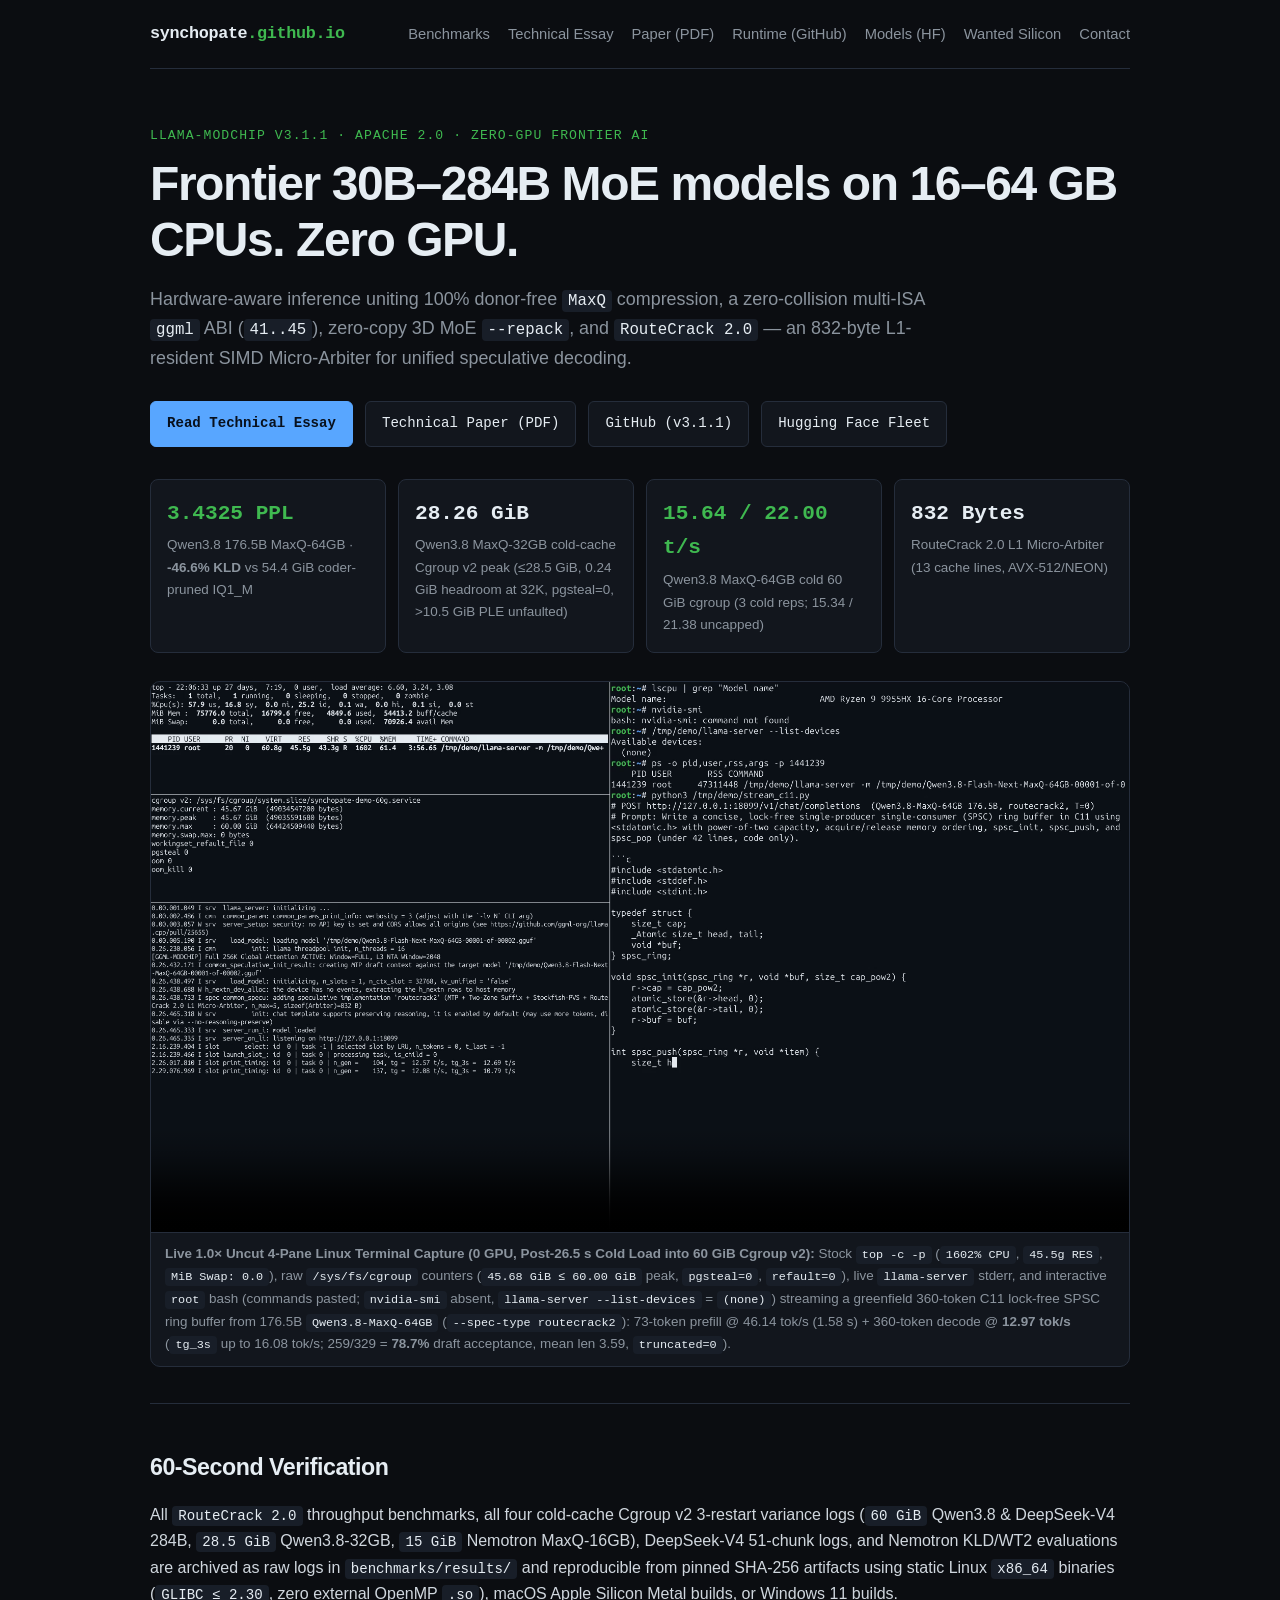
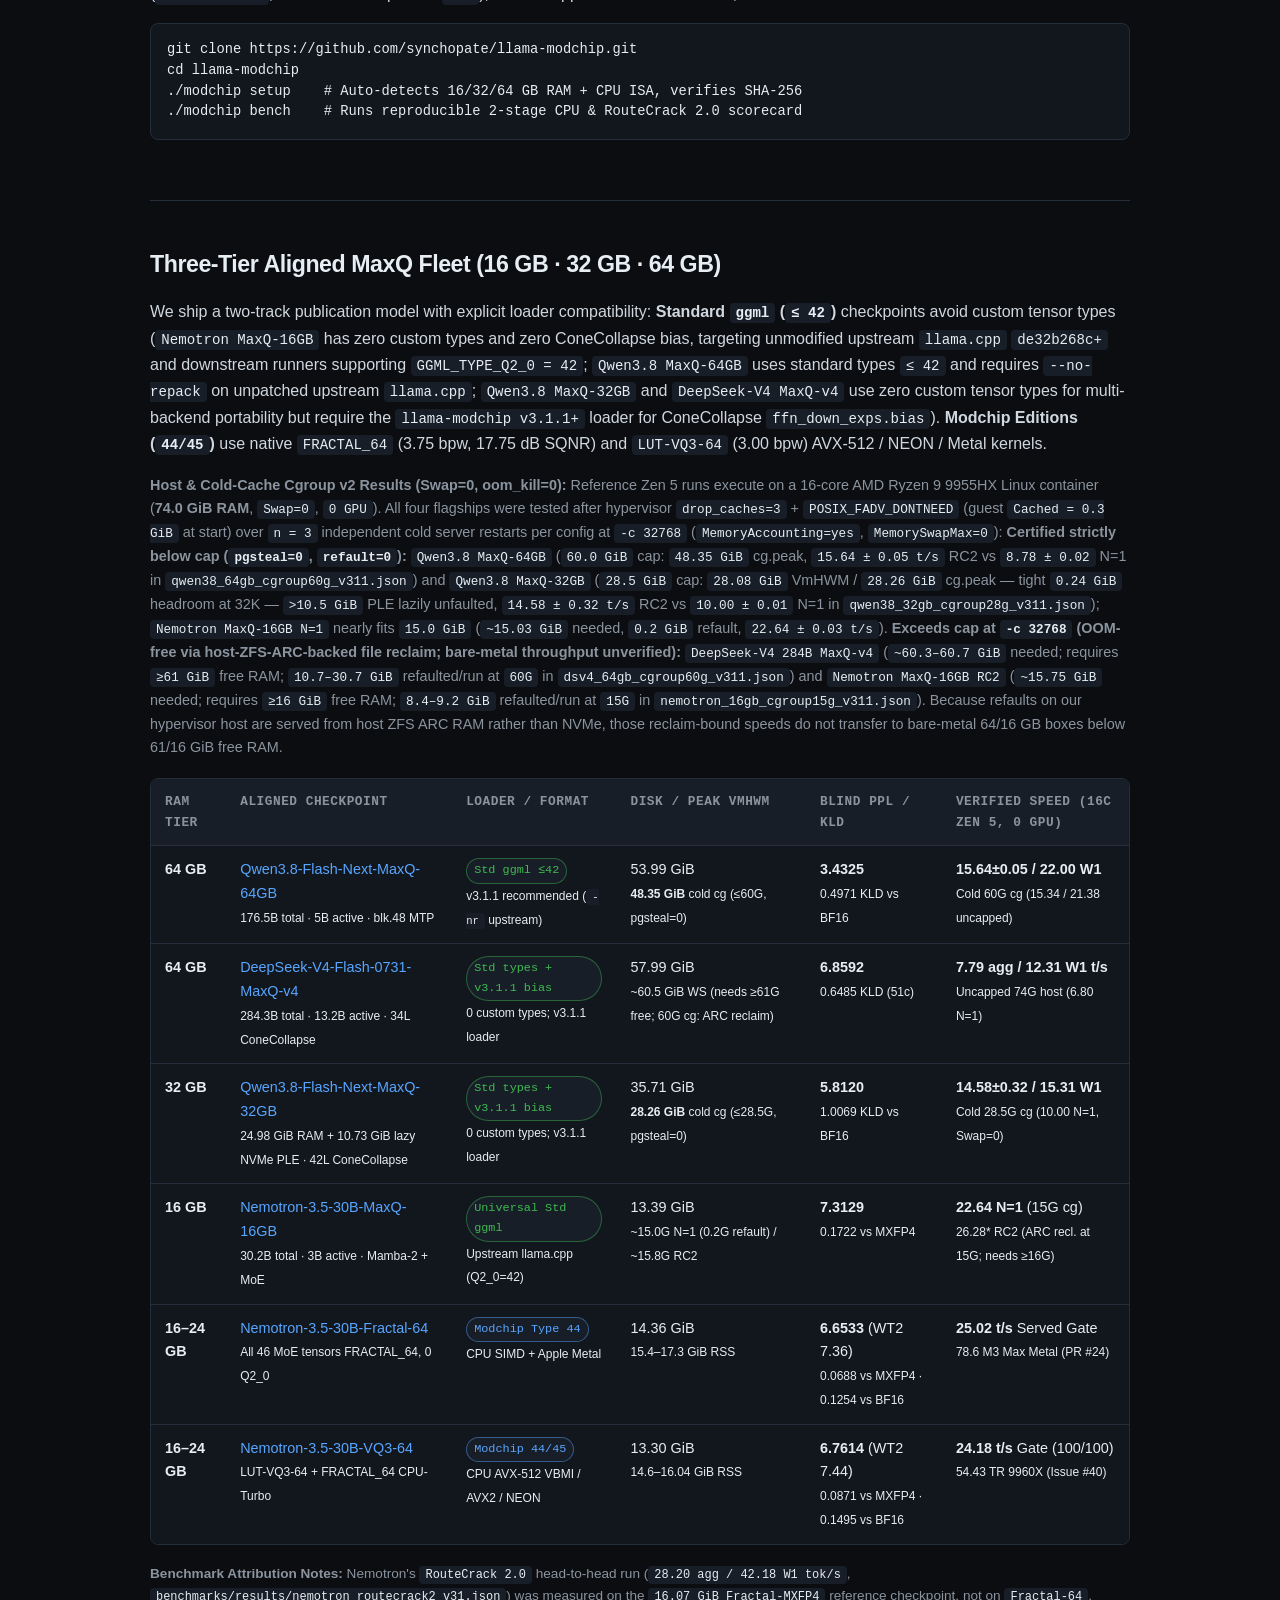
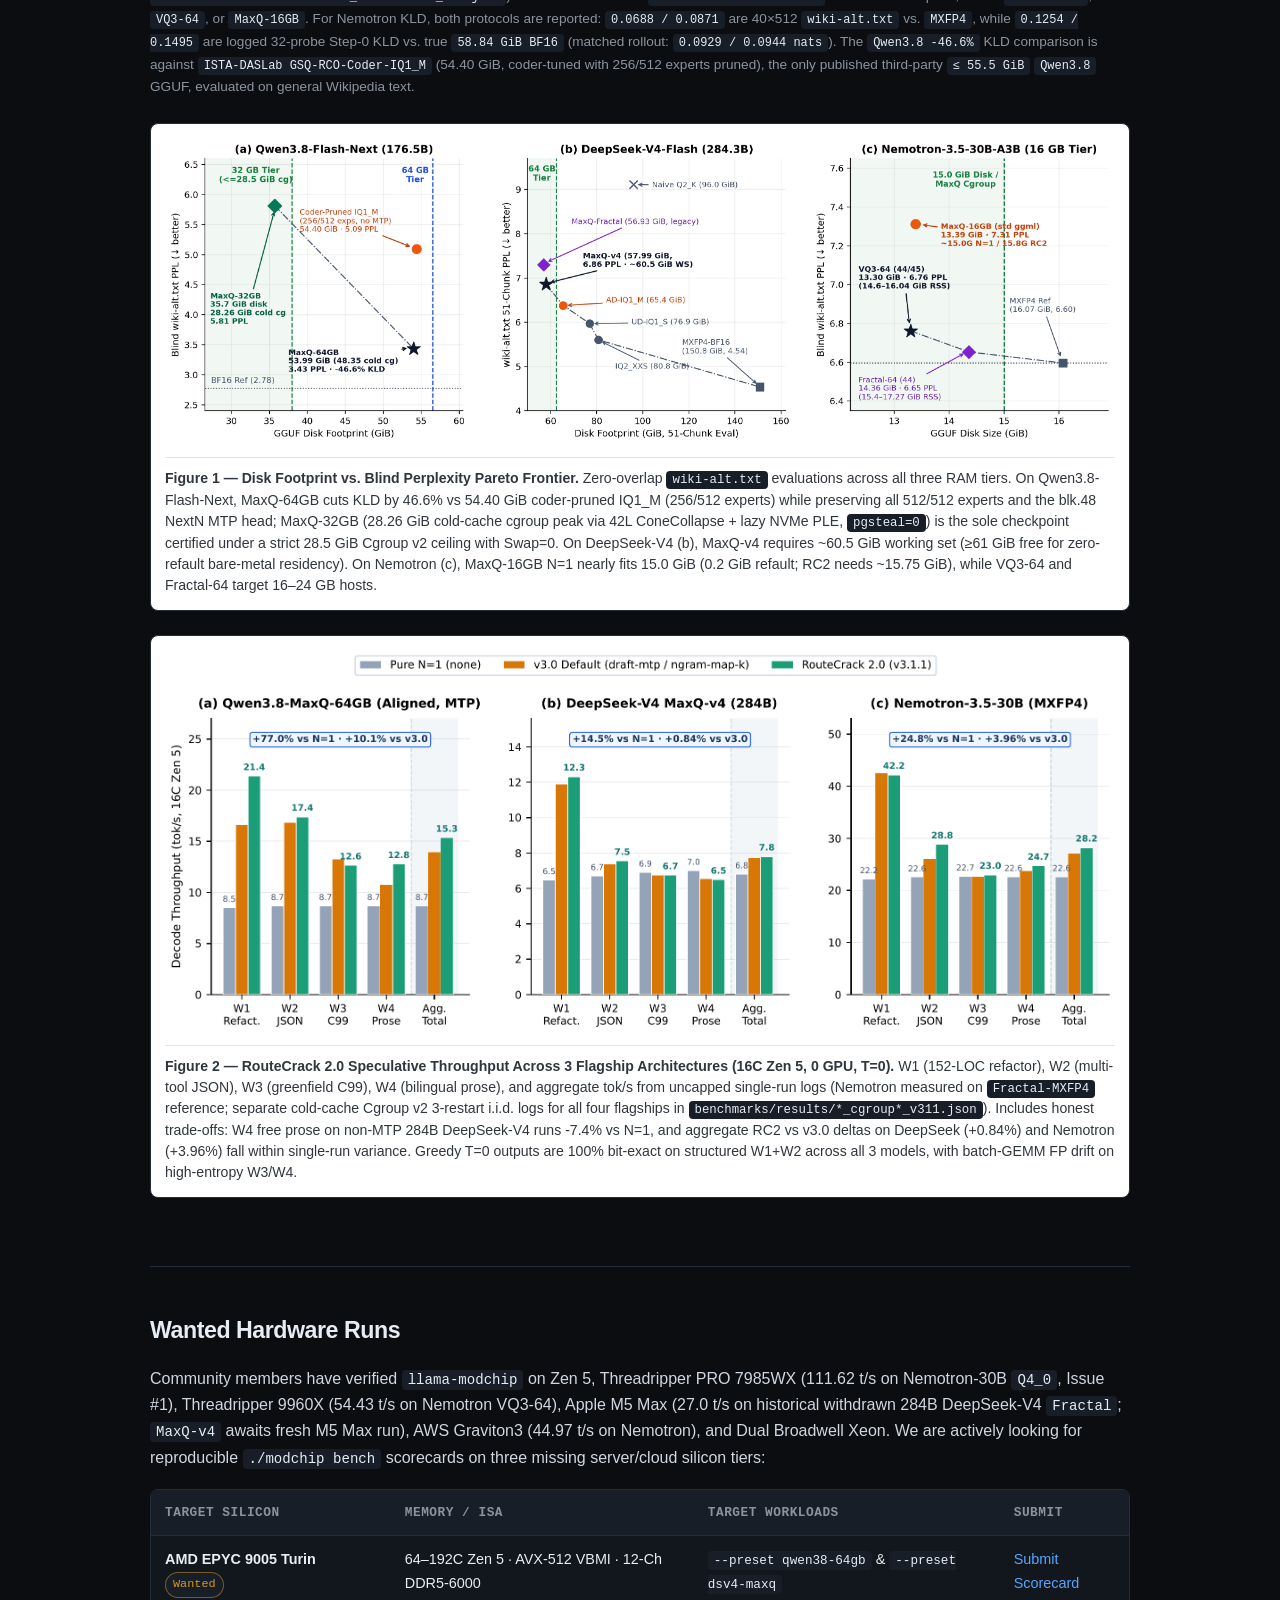
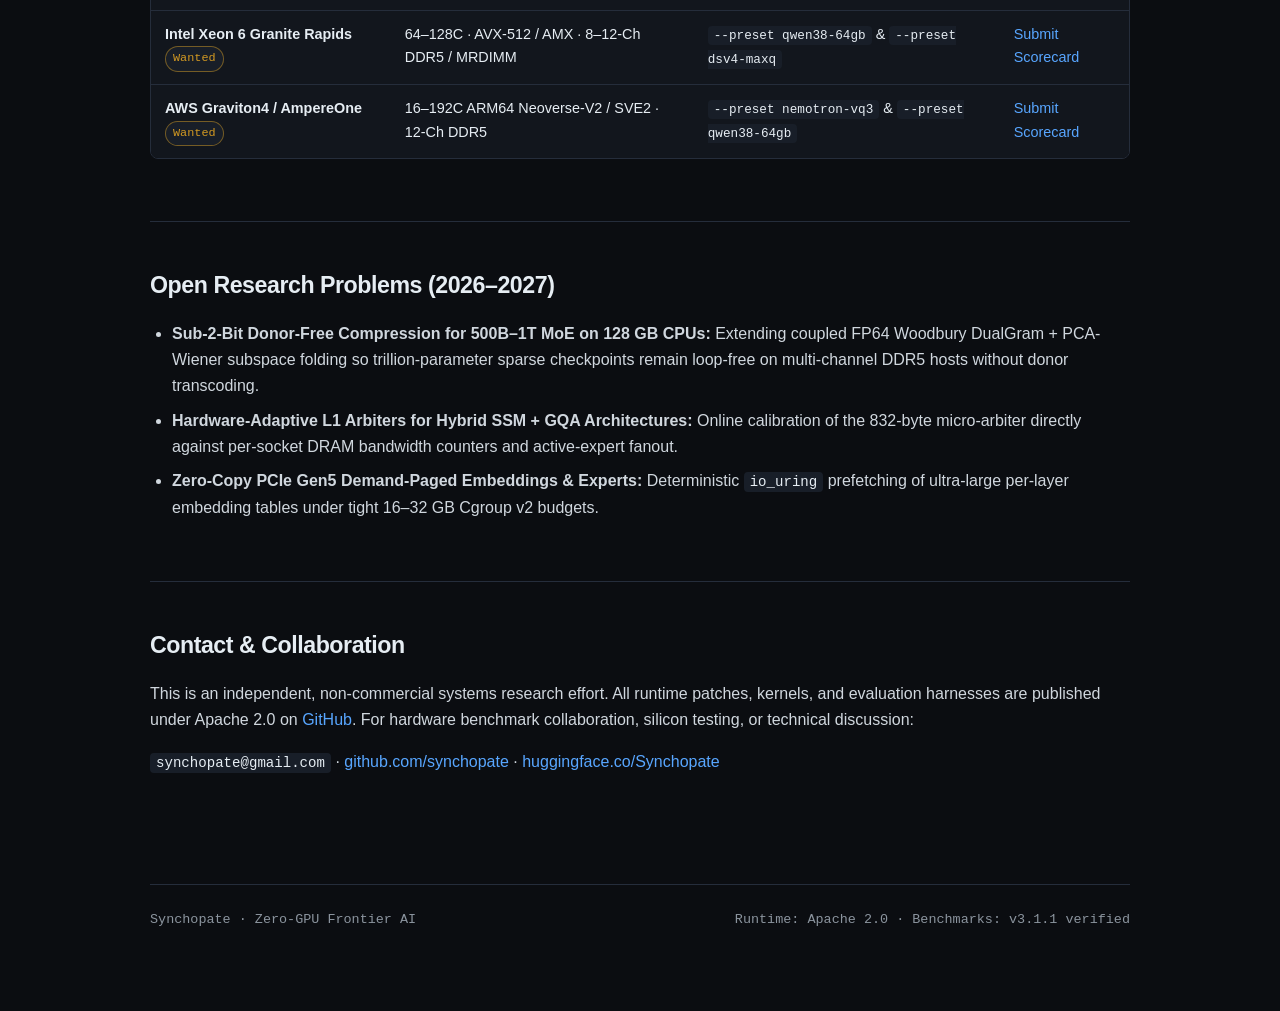
<file: index.html>
<!DOCTYPE html>
<html lang="en">
<head>
  <meta charset="utf-8">
  <meta name="viewport" content="width=device-width, initial-scale=1">
  <title>Synchopate — Zero-GPU Frontier AI (llama-modchip v3.1.1 &amp; MaxQ)</title>
  <meta name="description" content="Open-source CPU inference engine and donor-free MaxQ quantization running 30B–284B Sparse MoE models on 16–64 GB commodity workstations with zero GPU.">
  <link rel="stylesheet" href="style.css">
</head>
<body>
<div class="wrap">
  <nav>
    <a class="brand" href="./">synchopate<span>.github.io</span></a>
    <div class="nav-links">
      <a href="#benchmarks">Benchmarks</a>
      <a href="posts/zero-gpu-frontier-ai/">Technical Essay</a>
      <a href="paper/llama-modchip-paper.pdf">Paper (PDF)</a>
      <a href="https://github.com/synchopate/llama-modchip">Runtime (GitHub)</a>
      <a href="https://huggingface.co/collections/Synchopate/maxq-zero-gpu-frontier-fleet-v311-6afb6e2d63dfd573b4b1a95f">Models (HF)</a>
      <a href="#hardware">Wanted Silicon</a>
      <a href="#contact">Contact</a>
    </div>
  </nav>

  <header class="hero">
    <div class="eyebrow">llama-modchip v3.1.1 · Apache 2.0 · Zero-GPU Frontier AI</div>
    <h1>Frontier 30B–284B MoE models on 16–64 GB CPUs. Zero GPU.</h1>
    <p class="lead">
      Hardware-aware inference uniting 100% donor-free <code>MaxQ</code> compression, a zero-collision multi-ISA
      <code>ggml</code> ABI (<code>41..45</code>), zero-copy 3D MoE <code>--repack</code>, and
      <code>RouteCrack 2.0</code> — an 832-byte L1-resident SIMD Micro-Arbiter for unified speculative decoding.
    </p>
    <div class="cta-row">
      <a class="btn primary" href="posts/zero-gpu-frontier-ai/">Read Technical Essay</a>
      <a class="btn" href="paper/llama-modchip-paper.pdf">Technical Paper (PDF)</a>
      <a class="btn" href="https://github.com/synchopate/llama-modchip">GitHub (v3.1.1)</a>
      <a class="btn" href="https://huggingface.co/collections/Synchopate/maxq-zero-gpu-frontier-fleet-v311-6afb6e2d63dfd573b4b1a95f">Hugging Face Fleet</a>
    </div>

    <div class="kpi-grid">
      <div class="kpi">
        <div class="kpi-val green">3.4325 PPL</div>
        <div class="kpi-lbl">Qwen3.8 176.5B MaxQ-64GB · <strong>-46.6% KLD</strong> vs 54.4 GiB coder-pruned IQ1_M</div>
      </div>
      <div class="kpi">
        <div class="kpi-val">28.26 GiB</div>
        <div class="kpi-lbl">Qwen3.8 MaxQ-32GB cold-cache Cgroup v2 peak (&le;28.5 GiB, 0.24 GiB headroom at 32K, pgsteal=0, &gt;10.5 GiB PLE unfaulted)</div>
      </div>
      <div class="kpi">
        <div class="kpi-val green">15.64 / 22.00 t/s</div>
        <div class="kpi-lbl">Qwen3.8 MaxQ-64GB cold 60 GiB cgroup (3 cold reps; 15.34 / 21.38 uncapped)</div>
      </div>
      <div class="kpi">
        <div class="kpi-val">832 Bytes</div>
        <div class="kpi-lbl">RouteCrack 2.0 L1 Micro-Arbiter (13 cache lines, AVX-512/NEON)</div>
      </div>
    </div>

    <div style="margin-top: 28px; border: 1px solid var(--border); border-radius: 10px; overflow: hidden; background: var(--surface);">
      <video controls autoplay muted loop playsinline poster="assets/zero_gpu_live_poster.png" style="width: 100%; display: block;">
        <source src="assets/zero_gpu_live_demo.mp4" type="video/mp4">
      </video>
      <p style="margin: 0; padding: 10px 14px; font-size: 0.84rem; color: var(--muted); border-top: 1px solid var(--border);">
        <strong>Live 1.0&times; Uncut 4-Pane Linux Terminal Capture (0 GPU, Post-26.5 s Cold Load into 60 GiB Cgroup v2):</strong>
        Stock <code>top -c -p</code> (<code>1602% CPU</code>, <code>45.5g RES</code>, <code>MiB Swap: 0.0</code>), raw
        <code>/sys/fs/cgroup</code> counters (<code>45.68 GiB &le; 60.00 GiB</code> peak, <code>pgsteal=0</code>,
        <code>refault=0</code>), live <code>llama-server</code> stderr, and interactive <code>root</code> bash
        (commands pasted; <code>nvidia-smi</code> absent, <code>llama-server --list-devices</code> = <code>(none)</code>)
        streaming a greenfield 360-token C11 lock-free SPSC ring buffer from 176.5B <code>Qwen3.8-MaxQ-64GB</code>
        (<code>--spec-type routecrack2</code>): 73-token prefill @ 46.14 tok/s (1.58 s) + 360-token decode @
        <strong>12.97 tok/s</strong> (<code>tg_3s</code> up to 16.08 tok/s; 259/329 = <strong>78.7%</strong> draft
        acceptance, mean len 3.59, <code>truncated=0</code>).
      </p>
    </div>
  </header>

  <section id="quickstart">
    <h2>60-Second Verification</h2>
    <p>
      All <code>RouteCrack 2.0</code> throughput benchmarks, all four cold-cache Cgroup v2 3-restart variance logs
      (<code>60 GiB</code> Qwen3.8 &amp; DeepSeek-V4 284B, <code>28.5 GiB</code> Qwen3.8-32GB, <code>15 GiB</code>
      Nemotron MaxQ-16GB), DeepSeek-V4 51-chunk logs, and Nemotron KLD/WT2 evaluations are archived as raw logs in
      <code>benchmarks/results/</code> and reproducible from pinned SHA-256 artifacts using static Linux
      <code>x86_64</code> binaries (<code>GLIBC &le; 2.30</code>, zero external OpenMP <code>.so</code>), macOS Apple
      Silicon Metal builds, or Windows 11 builds.
    </p>
<pre><code>git clone https://github.com/synchopate/llama-modchip.git
cd llama-modchip
./modchip setup    # Auto-detects 16/32/64 GB RAM + CPU ISA, verifies SHA-256
./modchip bench    # Runs reproducible 2-stage CPU &amp; RouteCrack 2.0 scorecard</code></pre>
  </section>

  <section id="benchmarks">
    <h2>Three-Tier Aligned MaxQ Fleet (16 GB · 32 GB · 64 GB)</h2>
    <p>
      We ship a two-track publication model with explicit loader compatibility:
      <strong>Standard <code>ggml</code> (<code>&le; 42</code>)</strong> checkpoints avoid custom tensor types
      (<code>Nemotron MaxQ-16GB</code> has zero custom types and zero ConeCollapse bias, targeting unmodified upstream
      <code>llama.cpp</code> <code>de32b268c+</code> and downstream runners supporting <code>GGML_TYPE_Q2_0 = 42</code>;
      <code>Qwen3.8 MaxQ-64GB</code> uses standard types <code>&le; 42</code> and requires <code>--no-repack</code> on
      unpatched upstream <code>llama.cpp</code>; <code>Qwen3.8 MaxQ-32GB</code> and <code>DeepSeek-V4 MaxQ-v4</code> use zero
      custom tensor types for multi-backend portability but require the <code>llama-modchip v3.1.1+</code> loader for
      ConeCollapse <code>ffn_down_exps.bias</code>).
      <strong>Modchip Editions (<code>44/45</code>)</strong> use native <code>FRACTAL_64</code> (3.75 bpw, 17.75 dB SQNR)
      and <code>LUT-VQ3-64</code> (3.00 bpw) AVX-512 / NEON / Metal kernels.
    </p>
    <p style="font-size: 0.9rem; color: var(--muted);">
      <strong>Host &amp; Cold-Cache Cgroup v2 Results (Swap=0, oom_kill=0):</strong> Reference Zen 5 runs execute on a
      16-core AMD Ryzen 9 9955HX Linux container (<strong>74.0 GiB RAM</strong>, <code>Swap=0</code>, <code>0 GPU</code>).
      All four flagships were tested after hypervisor <code>drop_caches=3</code> + <code>POSIX_FADV_DONTNEED</code>
      (guest <code>Cached = 0.3 GiB</code> at start) over <code>n = 3</code> independent cold server restarts per config
      at <code>-c 32768</code> (<code>MemoryAccounting=yes</code>, <code>MemorySwapMax=0</code>):
      <strong>Certified strictly below cap (<code>pgsteal=0</code>, <code>refault=0</code>):</strong>
      <code>Qwen3.8 MaxQ-64GB</code> (<code>60.0 GiB</code> cap: <code>48.35 GiB</code> cg.peak,
      <code>15.64 &plusmn; 0.05 t/s</code> RC2 vs <code>8.78 &plusmn; 0.02</code> N=1 in
      <code>qwen38_64gb_cgroup60g_v311.json</code>) and <code>Qwen3.8 MaxQ-32GB</code> (<code>28.5 GiB</code> cap:
      <code>28.08 GiB</code> VmHWM / <code>28.26 GiB</code> cg.peak — tight <code>0.24 GiB</code> headroom at 32K —
      <code>&gt;10.5 GiB</code> PLE lazily unfaulted, <code>14.58 &plusmn; 0.32 t/s</code> RC2 vs
      <code>10.00 &plusmn; 0.01</code> N=1 in <code>qwen38_32gb_cgroup28g_v311.json</code>);
      <code>Nemotron MaxQ-16GB N=1</code> nearly fits <code>15.0 GiB</code> (<code>~15.03 GiB</code> needed,
      <code>0.2 GiB</code> refault, <code>22.64 &plusmn; 0.03 t/s</code>).
      <strong>Exceeds cap at <code>-c 32768</code> (OOM-free via host-ZFS-ARC-backed file reclaim; bare-metal
      throughput unverified):</strong>
      <code>DeepSeek-V4 284B MaxQ-v4</code> (<code>~60.3–60.7 GiB</code> needed; requires <code>&ge;61 GiB</code> free
      RAM; <code>10.7–30.7 GiB</code> refaulted/run at <code>60G</code> in <code>dsv4_64gb_cgroup60g_v311.json</code>) and
      <code>Nemotron MaxQ-16GB RC2</code> (<code>~15.75 GiB</code> needed; requires <code>&ge;16 GiB</code> free RAM;
      <code>8.4–9.2 GiB</code> refaulted/run at <code>15G</code> in <code>nemotron_16gb_cgroup15g_v311.json</code>).
      Because refaults on our hypervisor host are served from host ZFS ARC RAM rather than NVMe, those reclaim-bound speeds
      do not transfer to bare-metal 64/16 GB boxes below 61/16 GiB free RAM.
    </p>

    <div class="table-wrap">
      <table>
        <thead>
          <tr>
            <th>RAM Tier</th>
            <th>Aligned Checkpoint</th>
            <th>Loader / Format</th>
            <th>Disk / Peak VmHWM</th>
            <th>Blind PPL / KLD</th>
            <th>Verified Speed (16C Zen 5, 0 GPU)</th>
          </tr>
        </thead>
        <tbody>
          <tr>
            <td><strong>64 GB</strong></td>
            <td><a href="https://huggingface.co/Synchopate/Qwen3.8-Flash-Next-MaxQ-64GB-GGUF">Qwen3.8-Flash-Next-MaxQ-64GB</a><br><small>176.5B total · 5B active · blk.48 MTP</small></td>
            <td><span class="tag std">Std ggml &le;42</span><br><small>v3.1.1 recommended (<code>-nr</code> upstream)</small></td>
            <td>53.99 GiB<br><small><strong>48.35 GiB</strong> cold cg (&le;60G, pgsteal=0)</small></td>
            <td><strong>3.4325</strong><br><small>0.4971 KLD vs BF16</small></td>
            <td><strong>15.64&plusmn;0.05 / 22.00 W1</strong><br><small>Cold 60G cg (15.34 / 21.38 uncapped)</small></td>
          </tr>
          <tr>
            <td><strong>64 GB</strong></td>
            <td><a href="https://huggingface.co/Synchopate/DeepSeek-V4-Flash-0731-MaxQ-v4-64GB-CPU-GGUF">DeepSeek-V4-Flash-0731-MaxQ-v4</a><br><small>284.3B total · 13.2B active · 34L ConeCollapse</small></td>
            <td><span class="tag std">Std types + v3.1.1 bias</span><br><small>0 custom types; v3.1.1 loader</small></td>
            <td>57.99 GiB<br><small>~60.5 GiB WS (needs &ge;61G free; 60G cg: ARC reclaim)</small></td>
            <td><strong>6.8592</strong><br><small>0.6485 KLD (51c)</small></td>
            <td><strong>7.79 agg / 12.31 W1 t/s</strong><br><small>Uncapped 74G host (6.80 N=1)</small></td>
          </tr>
          <tr>
            <td><strong>32 GB</strong></td>
            <td><a href="https://huggingface.co/Synchopate/Qwen3.8-Flash-Next-MaxQ-32GB-GGUF">Qwen3.8-Flash-Next-MaxQ-32GB</a><br><small>24.98 GiB RAM + 10.73 GiB lazy NVMe PLE · 42L ConeCollapse</small></td>
            <td><span class="tag std">Std types + v3.1.1 bias</span><br><small>0 custom types; v3.1.1 loader</small></td>
            <td>35.71 GiB<br><small><strong>28.26 GiB</strong> cold cg (&le;28.5G, pgsteal=0)</small></td>
            <td><strong>5.8120</strong><br><small>1.0069 KLD vs BF16</small></td>
            <td><strong>14.58&plusmn;0.32 / 15.31 W1</strong><br><small>Cold 28.5G cg (10.00 N=1, Swap=0)</small></td>
          </tr>
          <tr>
            <td><strong>16 GB</strong></td>
            <td><a href="https://huggingface.co/Synchopate/NVIDIA-Nemotron-3.5-30B-A3B-MaxQ-16GB-GGUF">Nemotron-3.5-30B-MaxQ-16GB</a><br><small>30.2B total · 3B active · Mamba-2 + MoE</small></td>
            <td><span class="tag std">Universal Std ggml</span><br><small>Upstream llama.cpp (Q2_0=42)</small></td>
            <td>13.39 GiB<br><small>~15.0G N=1 (0.2G refault) / ~15.8G RC2</small></td>
            <td><strong>7.3129</strong><br><small>0.1722 vs MXFP4</small></td>
            <td><strong>22.64 N=1</strong> (15G cg)<br><small>26.28* RC2 (ARC recl. at 15G; needs &ge;16G)</small></td>
          </tr>
          <tr>
            <td><strong>16–24 GB</strong></td>
            <td><a href="https://huggingface.co/Synchopate/NVIDIA-Nemotron-3.5-30B-A3B-Fractal-64-CPU-GGUF">Nemotron-3.5-30B-Fractal-64</a><br><small>All 46 MoE tensors FRACTAL_64, 0 Q2_0</small></td>
            <td><span class="tag mod">Modchip Type 44</span><br><small>CPU SIMD + Apple Metal</small></td>
            <td>14.36 GiB<br><small>15.4–17.3 GiB RSS</small></td>
            <td><strong>6.6533</strong> (WT2 7.36)<br><small>0.0688 vs MXFP4 · 0.1254 vs BF16</small></td>
            <td><strong>25.02 t/s</strong> Served Gate<br><small>78.6 M3 Max Metal (PR #24)</small></td>
          </tr>
          <tr>
            <td><strong>16–24 GB</strong></td>
            <td><a href="https://huggingface.co/Synchopate/NVIDIA-Nemotron-3.5-30B-A3B-VQ3-64-CPU-GGUF">Nemotron-3.5-30B-VQ3-64</a><br><small>LUT-VQ3-64 + FRACTAL_64 CPU-Turbo</small></td>
            <td><span class="tag mod">Modchip 44/45</span><br><small>CPU AVX-512 VBMI / AVX2 / NEON</small></td>
            <td>13.30 GiB<br><small>14.6–16.04 GiB RSS</small></td>
            <td><strong>6.7614</strong> (WT2 7.44)<br><small>0.0871 vs MXFP4 · 0.1495 vs BF16</small></td>
            <td><strong>24.18 t/s</strong> Gate (100/100)<br><small>54.43 TR 9960X (Issue #40)</small></td>
          </tr>
        </tbody>
      </table>
    </div>
    <p style="font-size: 0.85rem; color: var(--muted); margin-top: 8px;">
      <strong>Benchmark Attribution Notes:</strong> Nemotron's <code>RouteCrack 2.0</code> head-to-head run
      (<code>28.20 agg / 42.18 W1 tok/s</code>, <code>benchmarks/results/nemotron_routecrack2_v31.json</code>) was measured on
      the <code>16.07 GiB Fractal-MXFP4</code> reference checkpoint, not on <code>Fractal-64</code>, <code>VQ3-64</code>, or
      <code>MaxQ-16GB</code>. For Nemotron KLD, both protocols are reported: <code>0.0688 / 0.0871</code> are 40&times;512
      <code>wiki-alt.txt</code> vs. <code>MXFP4</code>, while <code>0.1254 / 0.1495</code> are logged 32-probe Step-0 KLD vs.
      true <code>58.84 GiB BF16</code> (matched rollout: <code>0.0929 / 0.0944 nats</code>). The <code>Qwen3.8 -46.6%</code> KLD
      comparison is against <code>ISTA-DASLab GSQ-RCO-Coder-IQ1_M</code> (54.40 GiB, coder-tuned with 256/512 experts pruned),
      the only published third-party <code>&le; 55.5 GiB</code> <code>Qwen3.8</code> GGUF, evaluated on general Wikipedia text.
    </p>

    <figure>
      <img src="assets/fig2_pareto_frontier.png" alt="Pareto frontier across Qwen3.8, DeepSeek-V4 284B, and Nemotron-3.5 30B">
      <figcaption>
        <strong>Figure 1 — Disk Footprint vs. Blind Perplexity Pareto Frontier.</strong>
        Zero-overlap <code>wiki-alt.txt</code> evaluations across all three RAM tiers. On Qwen3.8-Flash-Next,
        MaxQ-64GB cuts KLD by 46.6% vs 54.40 GiB coder-pruned IQ1_M (256/512 experts) while preserving all 512/512 experts
        and the blk.48 NextN MTP head; MaxQ-32GB (28.26 GiB cold-cache cgroup peak via 42L ConeCollapse + lazy NVMe PLE,
        <code>pgsteal=0</code>) is the sole checkpoint certified under a strict 28.5 GiB Cgroup v2 ceiling with Swap=0.
        On DeepSeek-V4 (b), MaxQ-v4 requires ~60.5 GiB working set (&ge;61 GiB free for zero-refault bare-metal residency).
        On Nemotron (c), MaxQ-16GB N=1 nearly fits 15.0 GiB (0.2 GiB refault; RC2 needs ~15.75 GiB), while VQ3-64 and Fractal-64 target 16–24 GB hosts.
      </figcaption>
    </figure>

    <figure>
      <img src="assets/fig3_routecrack2_speedup.png" alt="RouteCrack 2.0 head-to-head throughput across W1-W4 workloads">
      <figcaption>
        <strong>Figure 2 — RouteCrack 2.0 Speculative Throughput Across 3 Flagship Architectures (16C Zen 5, 0 GPU, T=0).</strong>
        W1 (152-LOC refactor), W2 (multi-tool JSON), W3 (greenfield C99), W4 (bilingual prose), and aggregate tok/s
        from uncapped single-run logs (Nemotron measured on <code>Fractal-MXFP4</code> reference; separate cold-cache Cgroup v2
        3-restart i.i.d. logs for all four flagships in <code>benchmarks/results/*_cgroup*_v311.json</code>). Includes honest trade-offs: W4 free prose on non-MTP 284B DeepSeek-V4
        runs -7.4% vs N=1, and aggregate RC2 vs v3.0 deltas on DeepSeek (+0.84%) and Nemotron (+3.96%) fall within single-run
        variance. Greedy T=0 outputs are 100% bit-exact on structured W1+W2 across all 3 models, with batch-GEMM FP drift on
        high-entropy W3/W4.
      </figcaption>
    </figure>
  </section>

  <section id="hardware">
    <h2>Wanted Hardware Runs</h2>
    <p>
      Community members have verified <code>llama-modchip</code> on Zen 5, Threadripper PRO 7985WX (111.62 t/s on Nemotron-30B <code>Q4_0</code>, Issue #1),
      Threadripper 9960X (54.43 t/s on Nemotron VQ3-64), Apple M5 Max (27.0 t/s on historical withdrawn 284B DeepSeek-V4
      <code>Fractal</code>; <code>MaxQ-v4</code> awaits fresh M5 Max run), AWS Graviton3 (44.97 t/s on Nemotron), and Dual
      Broadwell Xeon. We are actively looking for reproducible <code>./modchip bench</code> scorecards on three missing
      server/cloud silicon tiers:
    </p>
    <div class="table-wrap">
      <table>
        <thead>
          <tr><th>Target Silicon</th><th>Memory / ISA</th><th>Target Workloads</th><th>Submit</th></tr>
        </thead>
        <tbody>
          <tr>
            <td><strong>AMD EPYC 9005 Turin</strong> <span class="tag wanted">Wanted</span></td>
            <td>64–192C Zen 5 · AVX-512 VBMI · 12-Ch DDR5-6000</td>
            <td><code>--preset qwen38-64gb</code> &amp; <code>--preset dsv4-maxq</code></td>
            <td><a href="https://github.com/synchopate/llama-modchip/issues/new?template=cpu_benchmark_submission.yml">Submit Scorecard</a></td>
          </tr>
          <tr>
            <td><strong>Intel Xeon 6 Granite Rapids</strong> <span class="tag wanted">Wanted</span></td>
            <td>64–128C · AVX-512 / AMX · 8–12-Ch DDR5 / MRDIMM</td>
            <td><code>--preset qwen38-64gb</code> &amp; <code>--preset dsv4-maxq</code></td>
            <td><a href="https://github.com/synchopate/llama-modchip/issues/new?template=cpu_benchmark_submission.yml">Submit Scorecard</a></td>
          </tr>
          <tr>
            <td><strong>AWS Graviton4 / AmpereOne</strong> <span class="tag wanted">Wanted</span></td>
            <td>16–192C ARM64 Neoverse-V2 / SVE2 · 12-Ch DDR5</td>
            <td><code>--preset nemotron-vq3</code> &amp; <code>--preset qwen38-64gb</code></td>
            <td><a href="https://github.com/synchopate/llama-modchip/issues/new?template=cpu_benchmark_submission.yml">Submit Scorecard</a></td>
          </tr>
        </tbody>
      </table>
    </div>
  </section>

  <section id="open-problems">
    <h2>Open Research Problems (2026–2027)</h2>
    <ul>
      <li><strong>Sub-2-Bit Donor-Free Compression for 500B–1T MoE on 128 GB CPUs:</strong> Extending coupled FP64 Woodbury DualGram + PCA-Wiener subspace folding so trillion-parameter sparse checkpoints remain loop-free on multi-channel DDR5 hosts without donor transcoding.</li>
      <li><strong>Hardware-Adaptive L1 Arbiters for Hybrid SSM + GQA Architectures:</strong> Online calibration of the 832-byte micro-arbiter directly against per-socket DRAM bandwidth counters and active-expert fanout.</li>
      <li><strong>Zero-Copy PCIe Gen5 Demand-Paged Embeddings &amp; Experts:</strong> Deterministic <code>io_uring</code> prefetching of ultra-large per-layer embedding tables under tight 16–32 GB Cgroup v2 budgets.</li>
    </ul>
  </section>

  <section id="contact">
    <h2>Contact &amp; Collaboration</h2>
    <p>
      This is an independent, non-commercial systems research effort. All runtime patches, kernels, and evaluation
      harnesses are published under Apache 2.0 on <a href="https://github.com/synchopate/llama-modchip">GitHub</a>.
      For hardware benchmark collaboration, silicon testing, or technical discussion:
    </p>
    <p>
      <code>synchopate@gmail.com</code> &middot;
      <a href="https://github.com/synchopate">github.com/synchopate</a> &middot;
      <a href="https://huggingface.co/Synchopate">huggingface.co/Synchopate</a>
    </p>
  </section>

  <footer>
    <span>Synchopate · Zero-GPU Frontier AI</span>
    <span>Runtime: Apache 2.0 · Benchmarks: v3.1.1 verified</span>
  </footer>
</div>
</body>
</html>
</file>
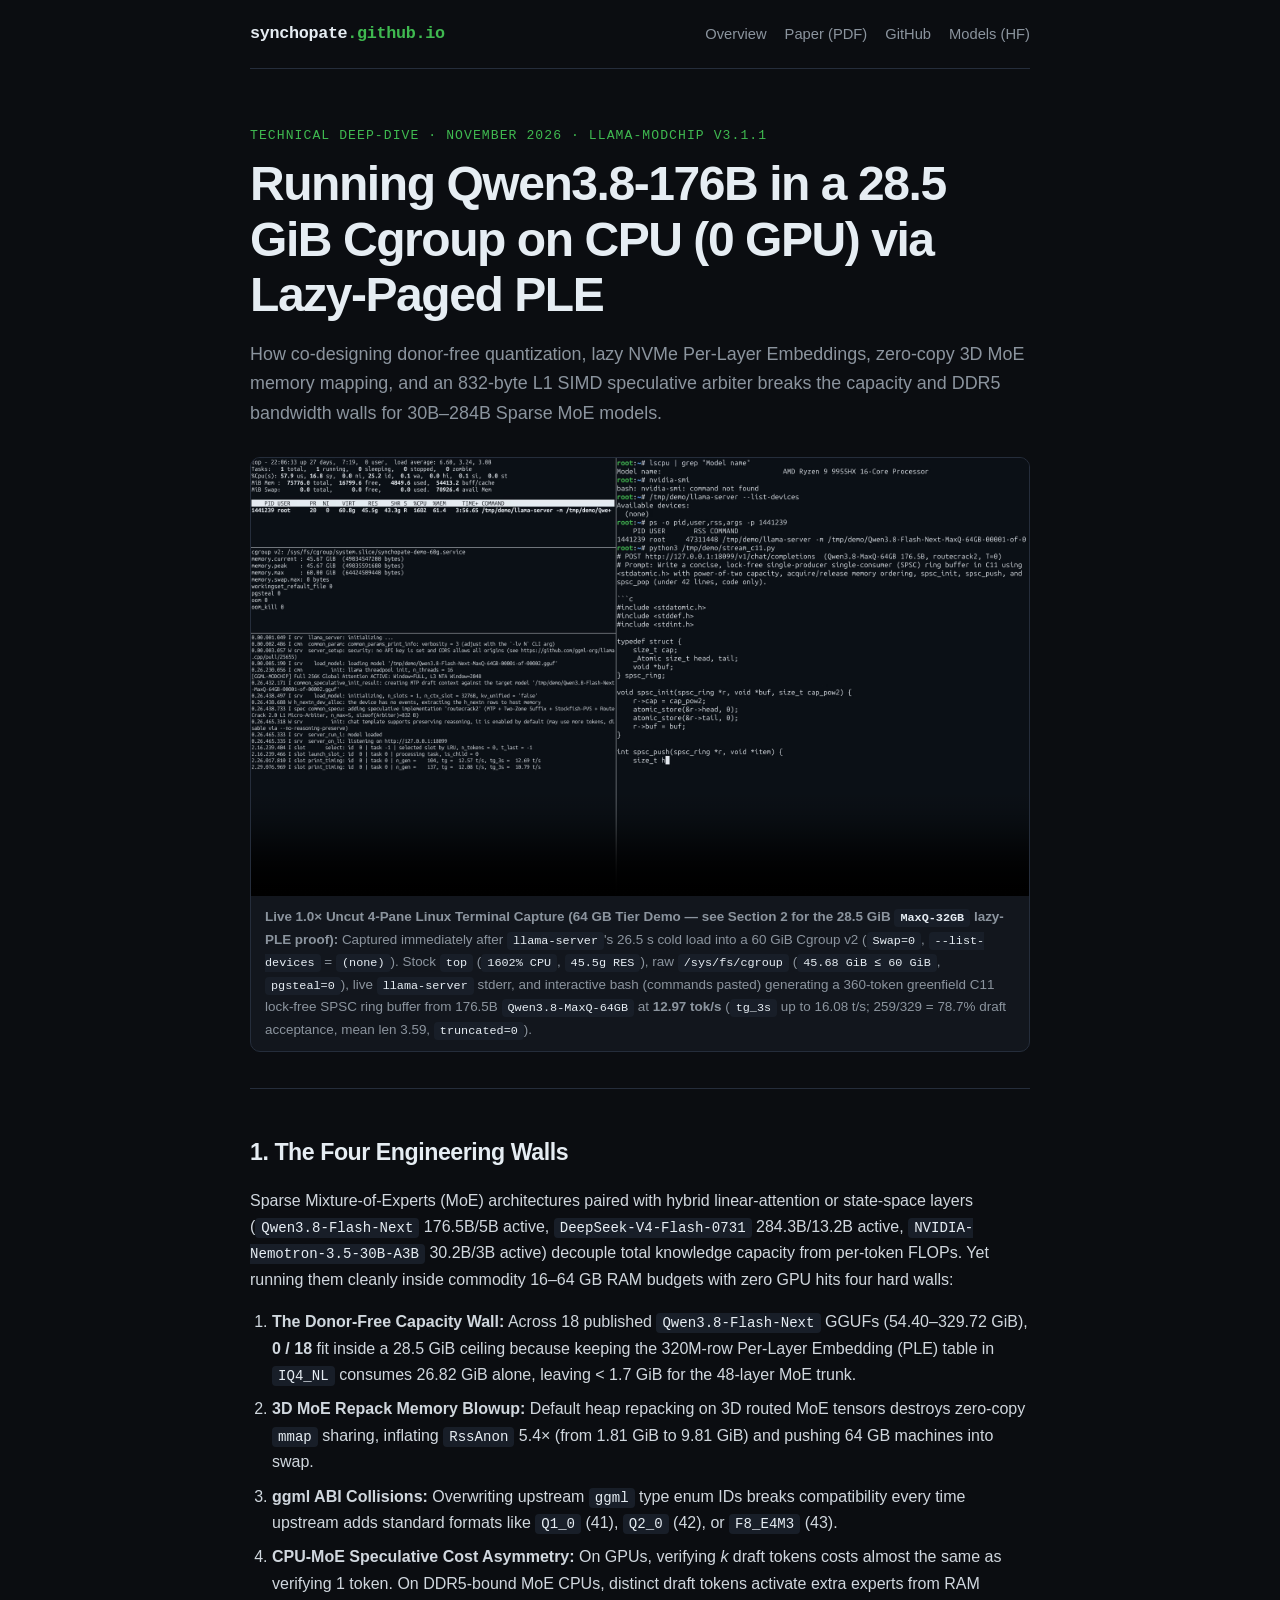
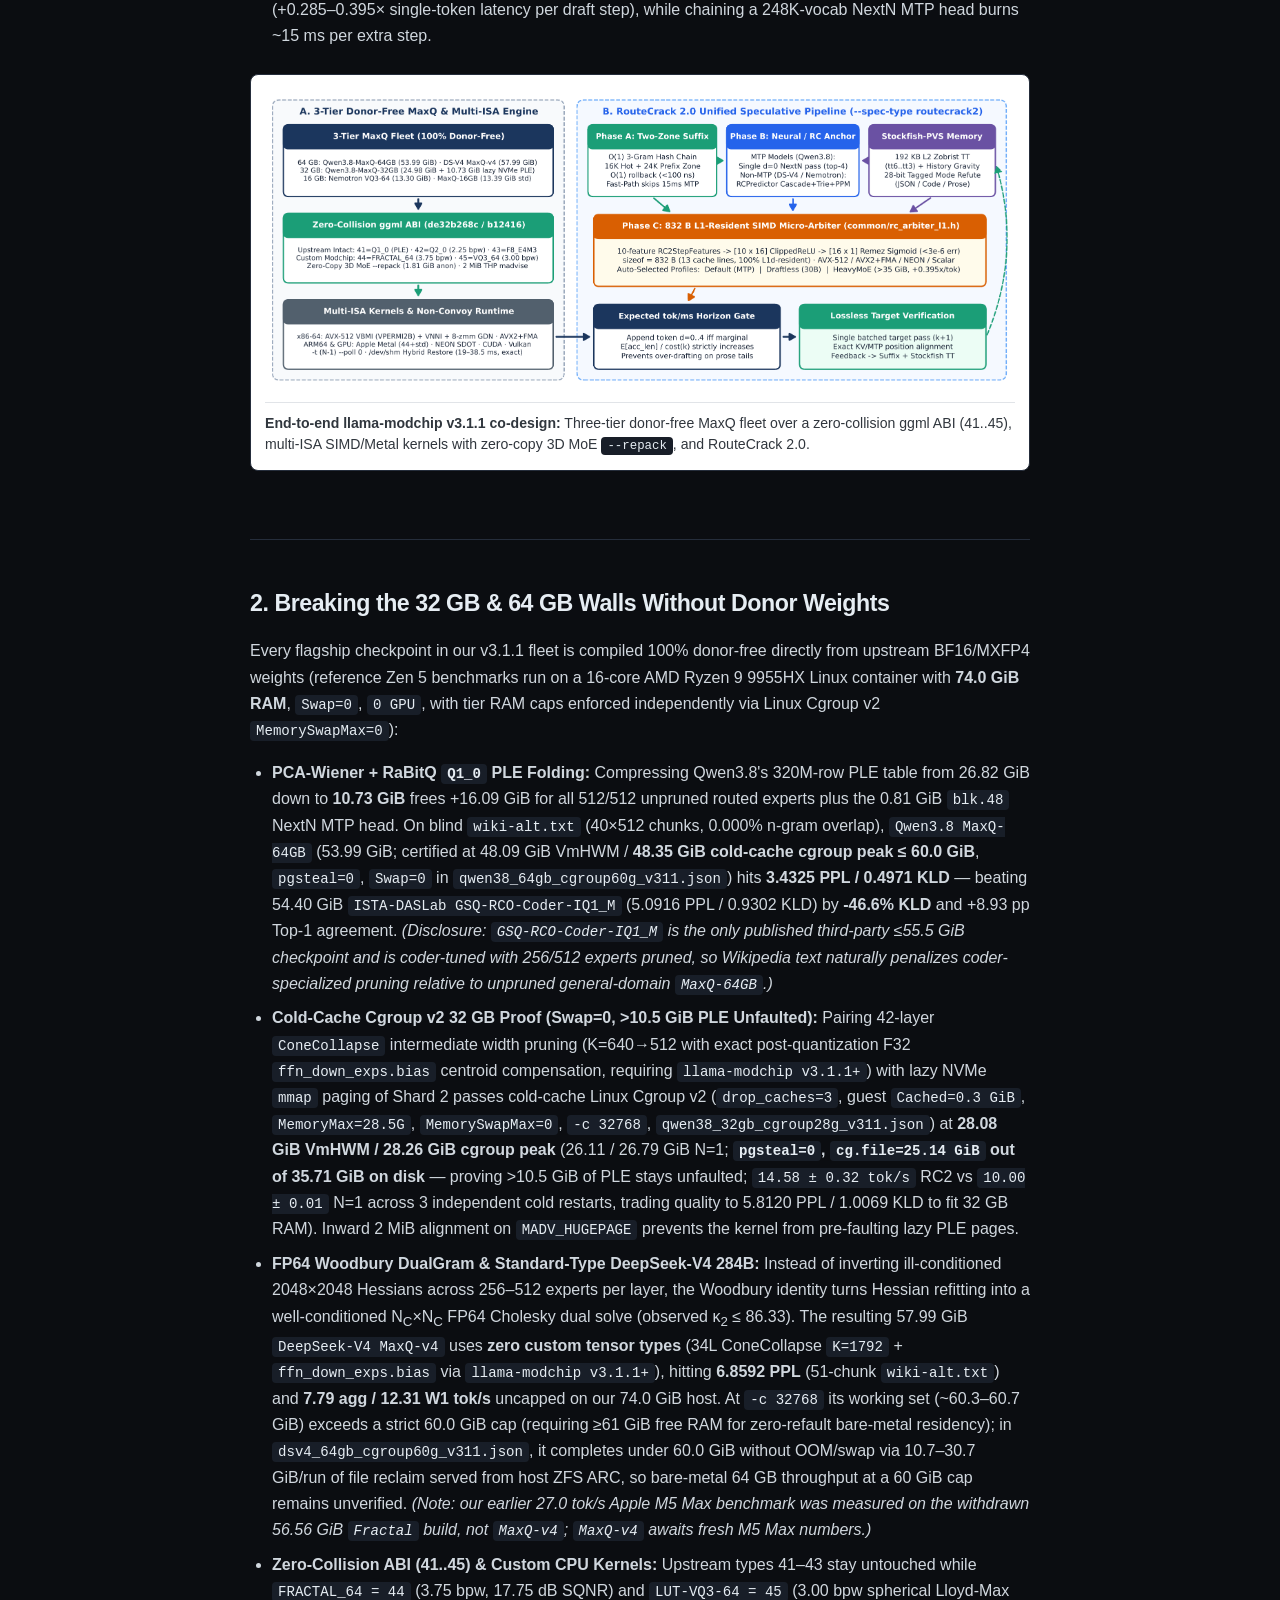
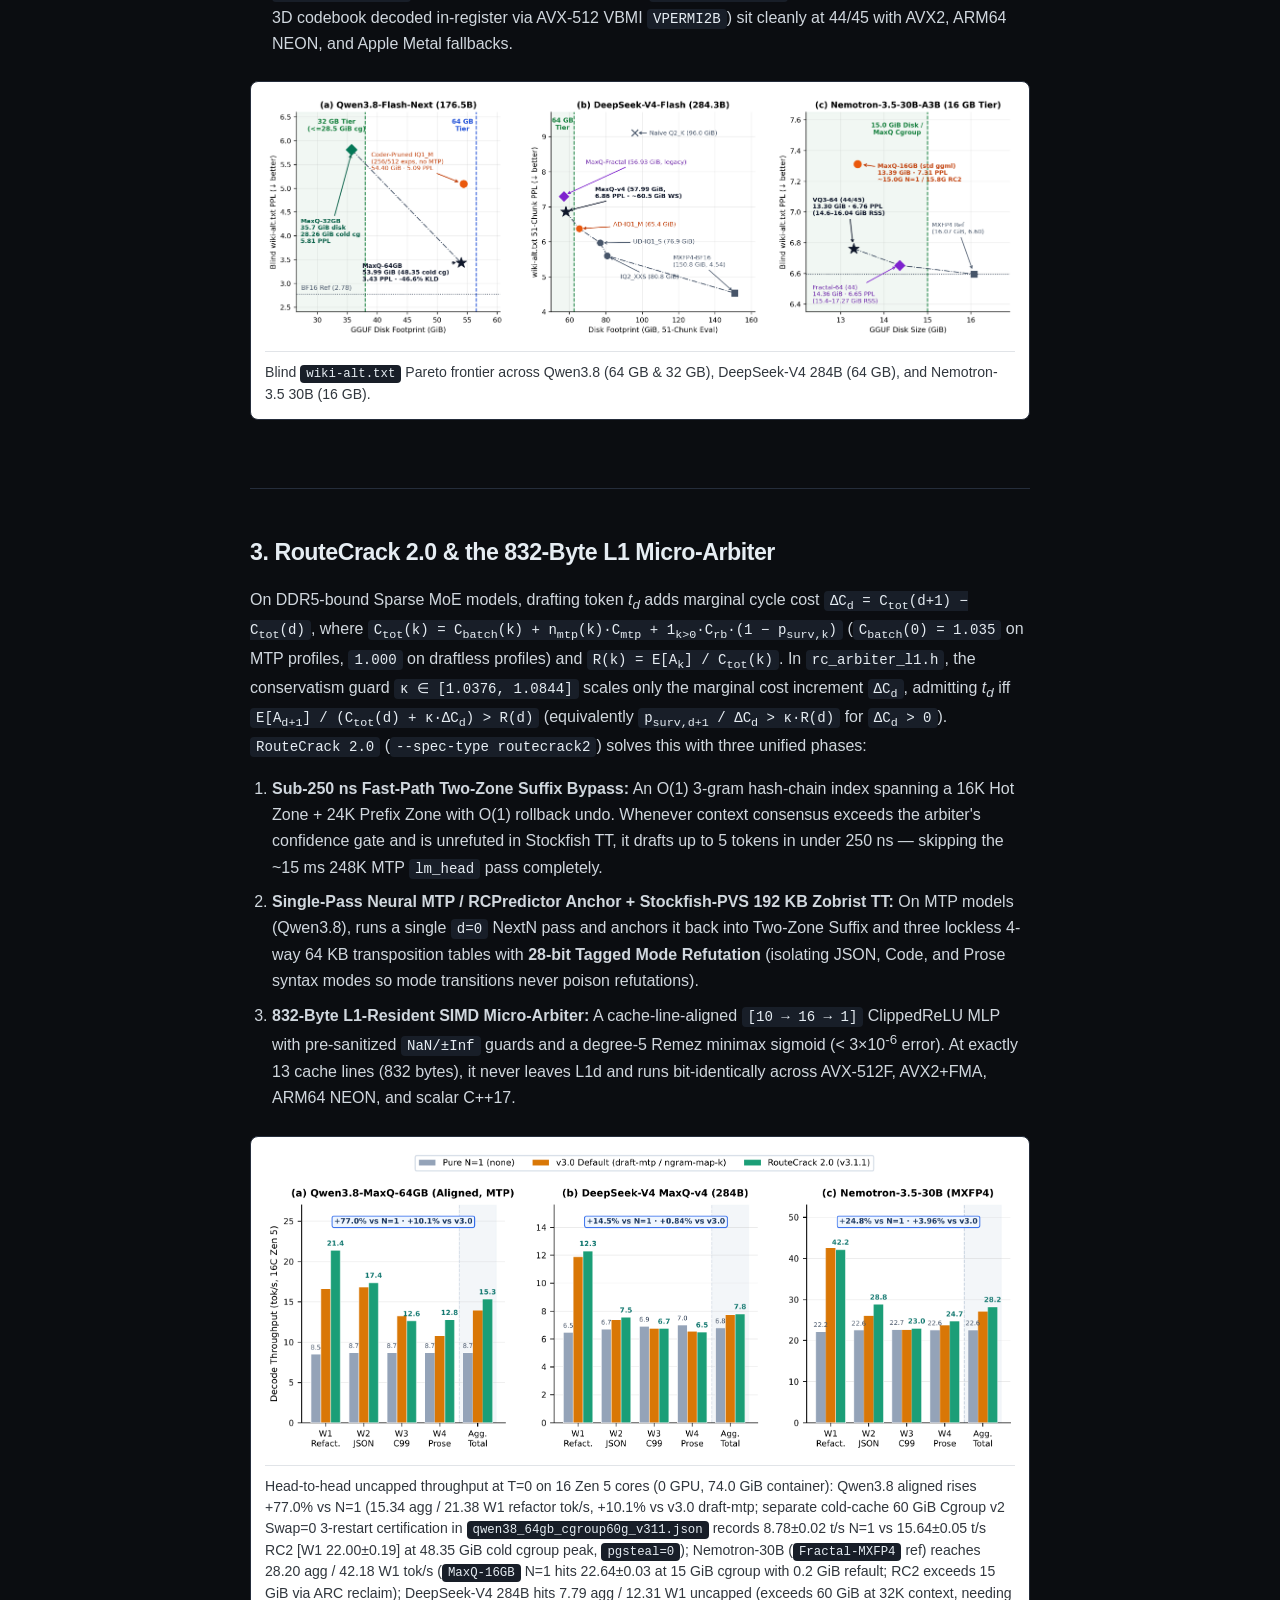
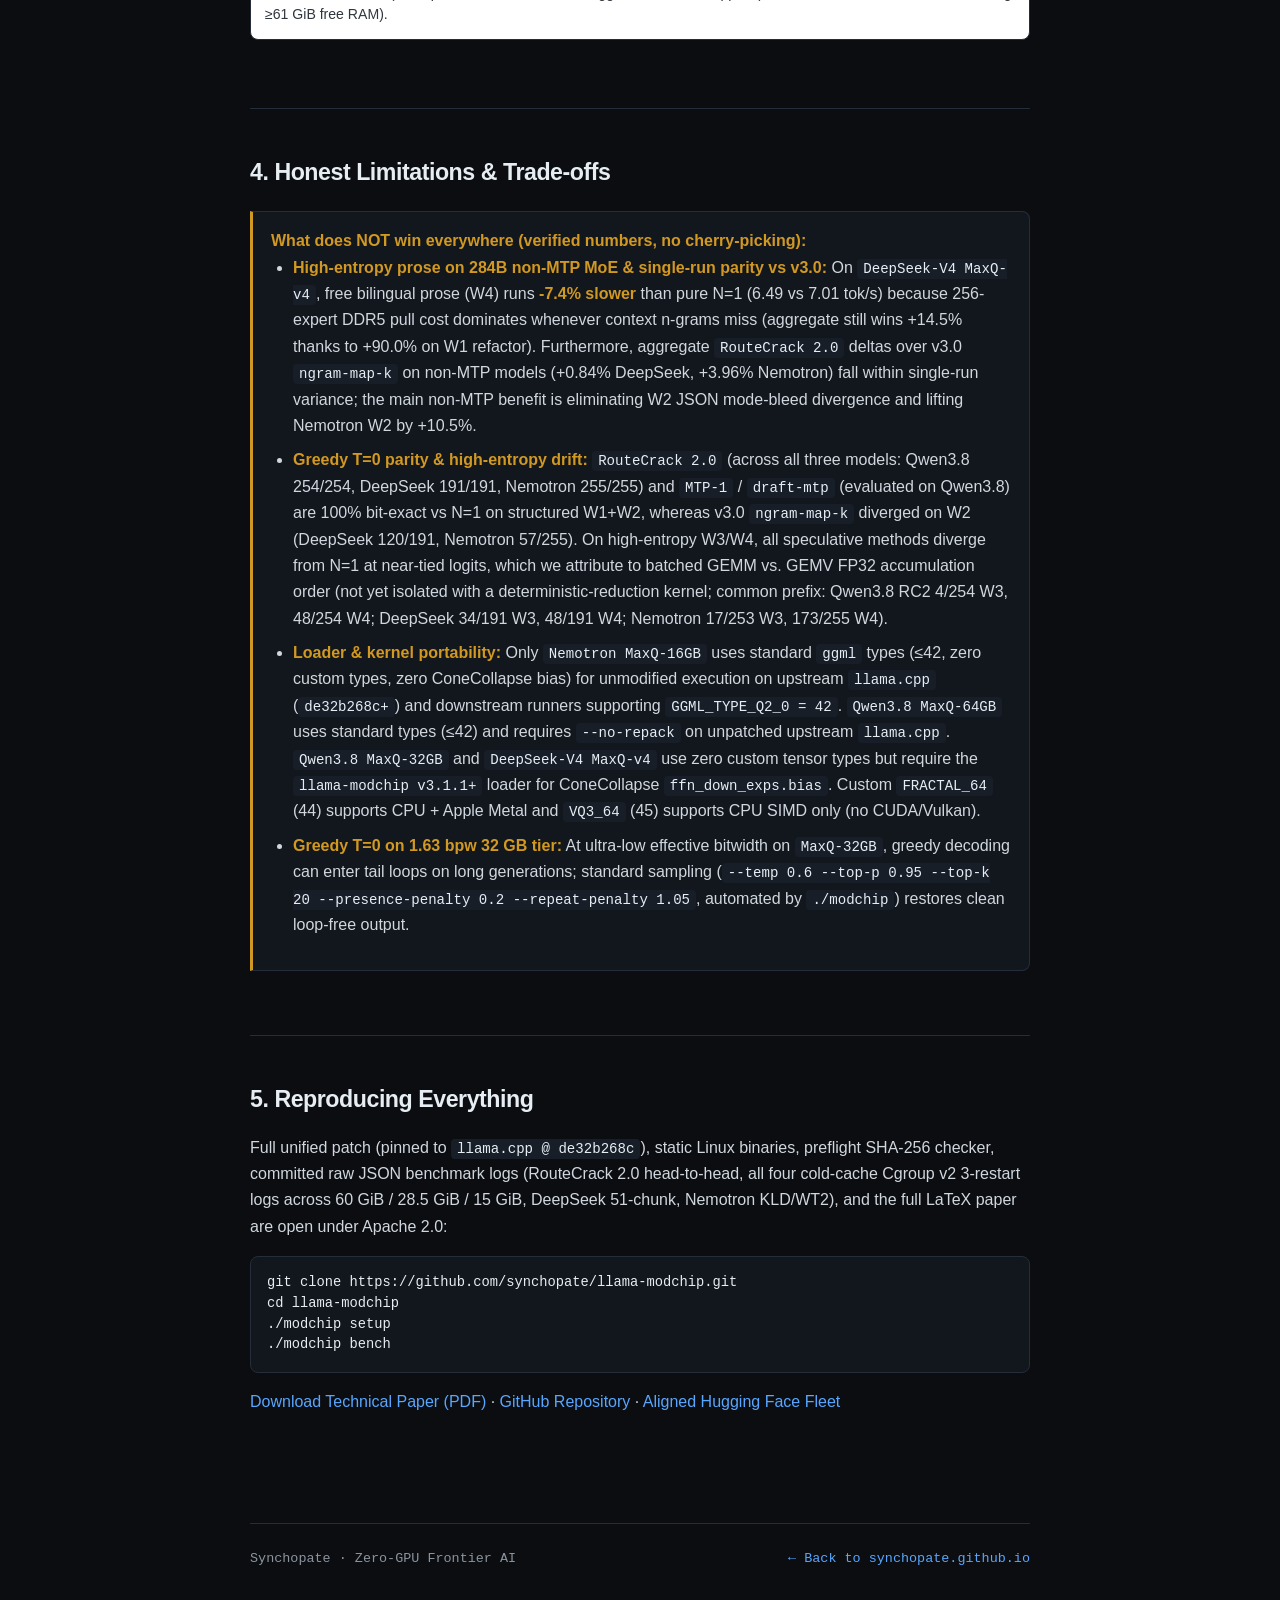
<file: posts/zero-gpu-frontier-ai/index.html>
<!DOCTYPE html>
<html lang="en">
<head>
  <meta charset="utf-8">
  <meta name="viewport" content="width=device-width, initial-scale=1">
  <title>Running Qwen3.8-176B in a 28.5 GiB Cgroup on CPU (0 GPU) via Lazy-Paged PLE — Synchopate</title>
  <meta name="description" content="Systems engineering deep-dive on donor-free MaxQ compression, PCA-Wiener + RaBitQ lazy NVMe PLE, zero-collision ggml ABI 41..45, and RouteCrack 2.0 832-byte L1 Micro-Arbiter speculative decoding.">
  <link rel="stylesheet" href="../../style.css">
</head>
<body>
<div class="wrap-article">
  <nav>
    <a class="brand" href="../../">synchopate<span>.github.io</span></a>
    <div class="nav-links">
      <a href="../../">Overview</a>
      <a href="../../paper/llama-modchip-paper.pdf">Paper (PDF)</a>
      <a href="https://github.com/synchopate/llama-modchip">GitHub</a>
      <a href="https://huggingface.co/collections/Synchopate/maxq-zero-gpu-frontier-fleet-v311-6afb6e2d63dfd573b4b1a95f">Models (HF)</a>
    </div>
  </nav>

  <header class="hero">
    <div class="eyebrow">Technical Deep-Dive · November 2026 · llama-modchip v3.1.1</div>
    <h1>Running Qwen3.8-176B in a 28.5 GiB Cgroup on CPU (0 GPU) via Lazy-Paged PLE</h1>
    <p class="lead">
      How co-designing donor-free quantization, lazy NVMe Per-Layer Embeddings, zero-copy 3D MoE memory mapping, and an
      832-byte L1 SIMD speculative arbiter breaks the capacity and DDR5 bandwidth walls for 30B–284B Sparse MoE models.
    </p>
    <div style="margin-top: 22px; border: 1px solid var(--border); border-radius: 10px; overflow: hidden; background: var(--surface);">
      <video controls muted loop playsinline poster="../../assets/zero_gpu_live_poster.png" style="width: 100%; display: block;">
        <source src="../../assets/zero_gpu_live_demo.mp4" type="video/mp4">
      </video>
      <p style="margin: 0; padding: 10px 14px; font-size: 0.84rem; color: var(--muted); border-top: 1px solid var(--border);">
        <strong>Live 1.0&times; Uncut 4-Pane Linux Terminal Capture (64 GB Tier Demo — see Section 2 for the 28.5 GiB
        <code>MaxQ-32GB</code> lazy-PLE proof):</strong> Captured immediately after <code>llama-server</code>'s 26.5 s
        cold load into a 60 GiB Cgroup v2 (<code>Swap=0</code>, <code>--list-devices</code> = <code>(none)</code>).
        Stock <code>top</code> (<code>1602% CPU</code>, <code>45.5g RES</code>), raw <code>/sys/fs/cgroup</code>
        (<code>45.68 GiB &le; 60 GiB</code>, <code>pgsteal=0</code>), live <code>llama-server</code> stderr, and
        interactive bash (commands pasted) generating a 360-token greenfield C11 lock-free SPSC ring buffer from 176.5B
        <code>Qwen3.8-MaxQ-64GB</code> at <strong>12.97 tok/s</strong> (<code>tg_3s</code> up to 16.08 t/s; 259/329 =
        78.7% draft acceptance, mean len 3.59, <code>truncated=0</code>).
      </p>
    </div>
  </header>

  <section>
    <h2>1. The Four Engineering Walls</h2>
    <p>
      Sparse Mixture-of-Experts (MoE) architectures paired with hybrid linear-attention or state-space layers
      (<code>Qwen3.8-Flash-Next</code> 176.5B/5B active, <code>DeepSeek-V4-Flash-0731</code> 284.3B/13.2B active,
      <code>NVIDIA-Nemotron-3.5-30B-A3B</code> 30.2B/3B active) decouple total knowledge capacity from per-token FLOPs.
      Yet running them cleanly inside commodity 16–64 GB RAM budgets with zero GPU hits four hard walls:
    </p>
    <ol>
      <li><strong>The Donor-Free Capacity Wall:</strong> Across 18 published <code>Qwen3.8-Flash-Next</code> GGUFs (54.40–329.72 GiB), <strong>0 / 18</strong> fit inside a 28.5 GiB ceiling because keeping the 320M-row Per-Layer Embedding (PLE) table in <code>IQ4_NL</code> consumes 26.82 GiB alone, leaving &lt; 1.7 GiB for the 48-layer MoE trunk.</li>
      <li><strong>3D MoE Repack Memory Blowup:</strong> Default heap repacking on 3D routed MoE tensors destroys zero-copy <code>mmap</code> sharing, inflating <code>RssAnon</code> 5.4&times; (from 1.81 GiB to 9.81 GiB) and pushing 64 GB machines into swap.</li>
      <li><strong>ggml ABI Collisions:</strong> Overwriting upstream <code>ggml</code> type enum IDs breaks compatibility every time upstream adds standard formats like <code>Q1_0</code> (41), <code>Q2_0</code> (42), or <code>F8_E4M3</code> (43).</li>
      <li><strong>CPU-MoE Speculative Cost Asymmetry:</strong> On GPUs, verifying <em>k</em> draft tokens costs almost the same as verifying 1 token. On DDR5-bound MoE CPUs, distinct draft tokens activate extra experts from RAM (+0.285–0.395&times; single-token latency per draft step), while chaining a 248K-vocab NextN MTP head burns ~15 ms per extra step.</li>
    </ol>

    <figure>
      <img src="../../assets/fig1_routecrack2_architecture.png" alt="llama-modchip v3.1.1 architecture diagram">
      <figcaption>
        <strong>End-to-end llama-modchip v3.1.1 co-design:</strong> Three-tier donor-free MaxQ fleet over a zero-collision
        ggml ABI (41..45), multi-ISA SIMD/Metal kernels with zero-copy 3D MoE <code>--repack</code>, and RouteCrack 2.0.
      </figcaption>
    </figure>
  </section>

  <section>
    <h2>2. Breaking the 32 GB &amp; 64 GB Walls Without Donor Weights</h2>
    <p>
      Every flagship checkpoint in our v3.1.1 fleet is compiled 100% donor-free directly from upstream BF16/MXFP4 weights
      (reference Zen 5 benchmarks run on a 16-core AMD Ryzen 9 9955HX Linux container with <strong>74.0 GiB RAM</strong>,
      <code>Swap=0</code>, <code>0 GPU</code>, with tier RAM caps enforced independently via Linux Cgroup v2
      <code>MemorySwapMax=0</code>):
    </p>
    <ul>
      <li><strong>PCA-Wiener + RaBitQ <code>Q1_0</code> PLE Folding:</strong> Compressing Qwen3.8's 320M-row PLE table from 26.82 GiB down to <strong>10.73 GiB</strong> frees +16.09 GiB for all 512/512 unpruned routed experts plus the 0.81 GiB <code>blk.48</code> NextN MTP head. On blind <code>wiki-alt.txt</code> (40&times;512 chunks, 0.000% n-gram overlap), <code>Qwen3.8 MaxQ-64GB</code> (53.99 GiB; certified at 48.09 GiB VmHWM / <strong>48.35 GiB cold-cache cgroup peak &le; 60.0 GiB</strong>, <code>pgsteal=0</code>, <code>Swap=0</code> in <code>qwen38_64gb_cgroup60g_v311.json</code>) hits <strong>3.4325 PPL / 0.4971 KLD</strong> — beating 54.40 GiB <code>ISTA-DASLab GSQ-RCO-Coder-IQ1_M</code> (5.0916 PPL / 0.9302 KLD) by <strong>-46.6% KLD</strong> and +8.93 pp Top-1 agreement. <em>(Disclosure: <code>GSQ-RCO-Coder-IQ1_M</code> is the only published third-party &le;55.5 GiB checkpoint and is coder-tuned with 256/512 experts pruned, so Wikipedia text naturally penalizes coder-specialized pruning relative to unpruned general-domain <code>MaxQ-64GB</code>.)</em></li>
      <li><strong>Cold-Cache Cgroup v2 32 GB Proof (Swap=0, &gt;10.5 GiB PLE Unfaulted):</strong> Pairing 42-layer <code>ConeCollapse</code> intermediate width pruning (K=640&rarr;512 with exact post-quantization F32 <code>ffn_down_exps.bias</code> centroid compensation, requiring <code>llama-modchip v3.1.1+</code>) with lazy NVMe <code>mmap</code> paging of Shard 2 passes cold-cache Linux Cgroup v2 (<code>drop_caches=3</code>, guest <code>Cached=0.3 GiB</code>, <code>MemoryMax=28.5G</code>, <code>MemorySwapMax=0</code>, <code>-c 32768</code>, <code>qwen38_32gb_cgroup28g_v311.json</code>) at <strong>28.08 GiB VmHWM / 28.26 GiB cgroup peak</strong> (26.11 / 26.79 GiB N=1; <strong><code>pgsteal=0</code>, <code>cg.file=25.14 GiB</code> out of 35.71 GiB on disk</strong> — proving &gt;10.5 GiB of PLE stays unfaulted; <code>14.58 &plusmn; 0.32 tok/s</code> RC2 vs <code>10.00 &plusmn; 0.01</code> N=1 across 3 independent cold restarts, trading quality to 5.8120 PPL / 1.0069 KLD to fit 32 GB RAM). Inward 2 MiB alignment on <code>MADV_HUGEPAGE</code> prevents the kernel from pre-faulting lazy PLE pages.</li>
      <li><strong>FP64 Woodbury DualGram &amp; Standard-Type DeepSeek-V4 284B:</strong> Instead of inverting ill-conditioned 2048&times;2048 Hessians across 256–512 experts per layer, the Woodbury identity turns Hessian refitting into a well-conditioned N<sub>C</sub>&times;N<sub>C</sub> FP64 Cholesky dual solve (observed &kappa;<sub>2</sub> &le; 86.33). The resulting 57.99 GiB <code>DeepSeek-V4 MaxQ-v4</code> uses <strong>zero custom tensor types</strong> (34L ConeCollapse <code>K=1792</code> + <code>ffn_down_exps.bias</code> via <code>llama-modchip v3.1.1+</code>), hitting <strong>6.8592 PPL</strong> (51-chunk <code>wiki-alt.txt</code>) and <strong>7.79 agg / 12.31 W1 tok/s</strong> uncapped on our 74.0 GiB host. At <code>-c 32768</code> its working set (~60.3–60.7 GiB) exceeds a strict 60.0 GiB cap (requiring &ge;61 GiB free RAM for zero-refault bare-metal residency); in <code>dsv4_64gb_cgroup60g_v311.json</code>, it completes under 60.0 GiB without OOM/swap via 10.7–30.7 GiB/run of file reclaim served from host ZFS ARC, so bare-metal 64 GB throughput at a 60 GiB cap remains unverified. <em>(Note: our earlier 27.0 tok/s Apple M5 Max benchmark was measured on the withdrawn 56.56 GiB <code>Fractal</code> build, not <code>MaxQ-v4</code>; <code>MaxQ-v4</code> awaits fresh M5 Max numbers.)</em></li>
      <li><strong>Zero-Collision ABI (41..45) &amp; Custom CPU Kernels:</strong> Upstream types 41–43 stay untouched while <code>FRACTAL_64 = 44</code> (3.75 bpw, 17.75 dB SQNR) and <code>LUT-VQ3-64 = 45</code> (3.00 bpw spherical Lloyd-Max 3D codebook decoded in-register via AVX-512 VBMI <code>VPERMI2B</code>) sit cleanly at 44/45 with AVX2, ARM64 NEON, and Apple Metal fallbacks.</li>
    </ul>

    <figure>
      <img src="../../assets/fig2_pareto_frontier.png" alt="Disk footprint vs blind perplexity Pareto frontier">
      <figcaption>
        Blind <code>wiki-alt.txt</code> Pareto frontier across Qwen3.8 (64 GB &amp; 32 GB), DeepSeek-V4 284B (64 GB), and Nemotron-3.5 30B (16 GB).
      </figcaption>
    </figure>
  </section>

  <section>
    <h2>3. RouteCrack 2.0 &amp; the 832-Byte L1 Micro-Arbiter</h2>
    <p>
      On DDR5-bound Sparse MoE models, drafting token <em>t<sub>d</sub></em> adds marginal cycle cost
      <code>&Delta;C<sub>d</sub> = C<sub>tot</sub>(d+1) &minus; C<sub>tot</sub>(d)</code>, where
      <code>C<sub>tot</sub>(k) = C<sub>batch</sub>(k) + n<sub>mtp</sub>(k)&middot;C<sub>mtp</sub> + 1<sub>k&gt;0</sub>&middot;C<sub>rb</sub>&middot;(1 &minus; p<sub>surv,k</sub>)</code>
      (<code>C<sub>batch</sub>(0) = 1.035</code> on MTP profiles, <code>1.000</code> on draftless profiles) and
      <code>R(k) = E[A<sub>k</sub>] / C<sub>tot</sub>(k)</code>. In <code>rc_arbiter_l1.h</code>, the conservatism
      guard <code>&kappa; &isin; [1.0376, 1.0844]</code> scales only the marginal cost increment <code>&Delta;C<sub>d</sub></code>,
      admitting <em>t<sub>d</sub></em> iff
      <code>E[A<sub>d+1</sub>] / (C<sub>tot</sub>(d) + &kappa;&middot;&Delta;C<sub>d</sub>) &gt; R(d)</code>
      (equivalently <code>p<sub>surv,d+1</sub> / &Delta;C<sub>d</sub> &gt; &kappa;&middot;R(d)</code> for <code>&Delta;C<sub>d</sub> &gt; 0</code>).
      <code>RouteCrack 2.0</code> (<code>--spec-type routecrack2</code>) solves this with three unified phases:
    </p>
    <ol>
      <li><strong>Sub-250 ns Fast-Path Two-Zone Suffix Bypass:</strong> An O(1) 3-gram hash-chain index spanning a 16K Hot Zone + 24K Prefix Zone with O(1) rollback undo. Whenever context consensus exceeds the arbiter's confidence gate and is unrefuted in Stockfish TT, it drafts up to 5 tokens in under 250 ns — skipping the ~15 ms 248K MTP <code>lm_head</code> pass completely.</li>
      <li><strong>Single-Pass Neural MTP / RCPredictor Anchor + Stockfish-PVS 192 KB Zobrist TT:</strong> On MTP models (Qwen3.8), runs a single <code>d=0</code> NextN pass and anchors it back into Two-Zone Suffix and three lockless 4-way 64 KB transposition tables with <strong>28-bit Tagged Mode Refutation</strong> (isolating JSON, Code, and Prose syntax modes so mode transitions never poison refutations).</li>
      <li><strong>832-Byte L1-Resident SIMD Micro-Arbiter:</strong> A cache-line-aligned <code>[10 &rarr; 16 &rarr; 1]</code> ClippedReLU MLP with pre-sanitized <code>NaN/&plusmn;Inf</code> guards and a degree-5 Remez minimax sigmoid (&lt; 3&times;10<sup>-6</sup> error). At exactly 13 cache lines (832 bytes), it never leaves L1d and runs bit-identically across AVX-512F, AVX2+FMA, ARM64 NEON, and scalar C++17.</li>
    </ol>

    <figure>
      <img src="../../assets/fig3_routecrack2_speedup.png" alt="RouteCrack 2.0 per-workload speedup">
      <figcaption>
        Head-to-head uncapped throughput at T=0 on 16 Zen 5 cores (0 GPU, 74.0 GiB container): Qwen3.8 aligned rises +77.0% vs N=1
        (15.34 agg / 21.38 W1 refactor tok/s, +10.1% vs v3.0 draft-mtp; separate cold-cache 60 GiB Cgroup v2 Swap=0 3-restart
        certification in <code>qwen38_64gb_cgroup60g_v311.json</code> records 8.78&plusmn;0.02 t/s N=1 vs 15.64&plusmn;0.05 t/s
        RC2 [W1 22.00&plusmn;0.19] at 48.35 GiB cold cgroup peak, <code>pgsteal=0</code>); Nemotron-30B
        (<code>Fractal-MXFP4</code> ref) reaches 28.20 agg / 42.18 W1 tok/s (<code>MaxQ-16GB</code> N=1 hits 22.64&plusmn;0.03
        at 15 GiB cgroup with 0.2 GiB refault; RC2 exceeds 15 GiB via ARC reclaim); DeepSeek-V4 284B hits 7.79 agg / 12.31 W1
        uncapped (exceeds 60 GiB at 32K context, needing &ge;61 GiB free RAM).
      </figcaption>
    </figure>
  </section>

  <section>
    <h2>4. Honest Limitations &amp; Trade-offs</h2>
    <div class="callout">
      <strong>What does NOT win everywhere (verified numbers, no cherry-picking):</strong>
      <ul>
        <li><strong>High-entropy prose on 284B non-MTP MoE &amp; single-run parity vs v3.0:</strong> On <code>DeepSeek-V4 MaxQ-v4</code>, free bilingual prose (W4) runs <strong>-7.4% slower</strong> than pure N=1 (6.49 vs 7.01 tok/s) because 256-expert DDR5 pull cost dominates whenever context n-grams miss (aggregate still wins +14.5% thanks to +90.0% on W1 refactor). Furthermore, aggregate <code>RouteCrack 2.0</code> deltas over v3.0 <code>ngram-map-k</code> on non-MTP models (+0.84% DeepSeek, +3.96% Nemotron) fall within single-run variance; the main non-MTP benefit is eliminating W2 JSON mode-bleed divergence and lifting Nemotron W2 by +10.5%.</li>
        <li><strong>Greedy T=0 parity &amp; high-entropy drift:</strong> <code>RouteCrack 2.0</code> (across all three models: Qwen3.8 254/254, DeepSeek 191/191, Nemotron 255/255) and <code>MTP-1</code> / <code>draft-mtp</code> (evaluated on Qwen3.8) are 100% bit-exact vs N=1 on structured W1+W2, whereas v3.0 <code>ngram-map-k</code> diverged on W2 (DeepSeek 120/191, Nemotron 57/255). On high-entropy W3/W4, all speculative methods diverge from N=1 at near-tied logits, which we attribute to batched GEMM vs. GEMV FP32 accumulation order (not yet isolated with a deterministic-reduction kernel; common prefix: Qwen3.8 RC2 4/254 W3, 48/254 W4; DeepSeek 34/191 W3, 48/191 W4; Nemotron 17/253 W3, 173/255 W4).</li>
        <li><strong>Loader &amp; kernel portability:</strong> Only <code>Nemotron MaxQ-16GB</code> uses standard <code>ggml</code> types (&le;42, zero custom types, zero ConeCollapse bias) for unmodified execution on upstream <code>llama.cpp</code> (<code>de32b268c+</code>) and downstream runners supporting <code>GGML_TYPE_Q2_0 = 42</code>. <code>Qwen3.8 MaxQ-64GB</code> uses standard types (&le;42) and requires <code>--no-repack</code> on unpatched upstream <code>llama.cpp</code>. <code>Qwen3.8 MaxQ-32GB</code> and <code>DeepSeek-V4 MaxQ-v4</code> use zero custom tensor types but require the <code>llama-modchip v3.1.1+</code> loader for ConeCollapse <code>ffn_down_exps.bias</code>. Custom <code>FRACTAL_64</code> (44) supports CPU + Apple Metal and <code>VQ3_64</code> (45) supports CPU SIMD only (no CUDA/Vulkan).</li>
        <li><strong>Greedy T=0 on 1.63 bpw 32 GB tier:</strong> At ultra-low effective bitwidth on <code>MaxQ-32GB</code>, greedy decoding can enter tail loops on long generations; standard sampling (<code>--temp 0.6 --top-p 0.95 --top-k 20 --presence-penalty 0.2 --repeat-penalty 1.05</code>, automated by <code>./modchip</code>) restores clean loop-free output.</li>
      </ul>
    </div>
  </section>

  <section>
    <h2>5. Reproducing Everything</h2>
    <p>
      Full unified patch (pinned to <code>llama.cpp @ de32b268c</code>), static Linux binaries, preflight SHA-256
      checker, committed raw JSON benchmark logs (RouteCrack 2.0 head-to-head, all four cold-cache Cgroup v2 3-restart
      logs across 60 GiB / 28.5 GiB / 15 GiB, DeepSeek 51-chunk, Nemotron KLD/WT2), and the full LaTeX paper
      are open under Apache 2.0:
    </p>
<pre><code>git clone https://github.com/synchopate/llama-modchip.git
cd llama-modchip
./modchip setup
./modchip bench</code></pre>
    <p>
      <a href="../../paper/llama-modchip-paper.pdf">Download Technical Paper (PDF)</a> &middot;
      <a href="https://github.com/synchopate/llama-modchip">GitHub Repository</a> &middot;
      <a href="https://huggingface.co/collections/Synchopate/maxq-zero-gpu-frontier-fleet-v311-6afb6e2d63dfd573b4b1a95f">Aligned Hugging Face Fleet</a>
    </p>
  </section>

  <footer>
    <span>Synchopate · Zero-GPU Frontier AI</span>
    <span><a href="../../">&larr; Back to synchopate.github.io</a></span>
  </footer>
</div>
</body>
</html>
</file>
<file: style.css>
:root {
  --bg: #0b0d11;
  --surface: #12161d;
  --surface-2: #181e28;
  --border: #252d3b;
  --text: #e6edf3;
  --muted: #8b949e;
  --accent: #58a6ff;
  --green: #3fb950;
  --amber: #d29922;
  --mono: ui-monospace, SFMono-Regular, Menlo, Monaco, Consolas, "Liberation Mono", monospace;
  --sans: -apple-system, BlinkMacSystemFont, "Segoe UI", Inter, Roboto, Helvetica, Arial, sans-serif;
}

* { box-sizing: border-box; }
html { background: var(--bg); color: var(--text); font-family: var(--sans); line-height: 1.65; scroll-behavior: smooth; }
body { margin: 0; padding: 0 20px 80px; }

.wrap { max-width: 980px; margin: 0 auto; }
.wrap-article { max-width: 780px; margin: 0 auto; }

nav {
  display: flex; flex-wrap: wrap; justify-content: space-between; align-items: center;
  padding: 20px 0; border-bottom: 1px solid var(--border); gap: 14px;
}
.brand {
  font-family: var(--mono); font-weight: 700; font-size: 1.05rem;
  color: var(--text); text-decoration: none; letter-spacing: -0.02em;
}
.brand span { color: var(--green); }
.nav-links { display: flex; flex-wrap: wrap; gap: 18px; font-size: 0.92rem; }
.nav-links a { color: var(--muted); text-decoration: none; }
.nav-links a:hover { color: var(--text); }

header.hero { padding: 56px 0 36px; border-bottom: 1px solid var(--border); }
.eyebrow {
  font-family: var(--mono); font-size: 0.82rem; color: var(--green);
  text-transform: uppercase; letter-spacing: 0.08em; margin-bottom: 10px;
}
h1 {
  font-size: clamp(2rem, 4.5vw, 3rem); line-height: 1.15; margin: 0 0 18px;
  letter-spacing: -0.03em; font-weight: 700;
}
.lead { font-size: 1.12rem; color: var(--muted); max-width: 780px; margin: 0 0 28px; }

.cta-row { display: flex; flex-wrap: wrap; gap: 12px; margin-bottom: 32px; }
.btn {
  display: inline-block; padding: 10px 16px; border-radius: 6px;
  font-family: var(--mono); font-size: 0.88rem; text-decoration: none;
  border: 1px solid var(--border); color: var(--text); background: var(--surface);
}
.btn:hover { border-color: var(--accent); color: var(--accent); }
.btn.primary { background: var(--accent); color: #08101c; border-color: var(--accent); font-weight: 600; }
.btn.primary:hover { opacity: 0.92; color: #08101c; }

.kpi-grid {
  display: grid; grid-template-columns: repeat(auto-fit, minmax(210px, 1fr));
  gap: 12px; margin-top: 12px;
}
.kpi {
  background: var(--surface); border: 1px solid var(--border); border-radius: 8px; padding: 16px;
}
.kpi-val { font-family: var(--mono); font-size: 1.32rem; font-weight: 700; color: var(--text); }
.kpi-val.green { color: var(--green); }
.kpi-lbl { font-size: 0.84rem; color: var(--muted); margin-top: 4px; }

section { padding: 44px 0; border-bottom: 1px solid var(--border); }
section:last-of-type { border-bottom: none; }
h2 { font-size: 1.45rem; letter-spacing: -0.02em; margin: 0 0 16px; }
h3 { font-size: 1.12rem; margin: 26px 0 10px; color: var(--text); }
p { margin: 0 0 16px; color: #d0d7de; }
a { color: var(--accent); text-decoration: none; }
a:hover { text-decoration: underline; }

pre {
  background: var(--surface); border: 1px solid var(--border); border-radius: 8px;
  padding: 16px; overflow-x: auto; font-family: var(--mono); font-size: 0.86rem;
  line-height: 1.5; color: #e6edf3; margin: 16px 0;
}
code {
  font-family: var(--mono); font-size: 0.88em; background: var(--surface-2);
  padding: 2px 6px; border-radius: 4px; color: #e6edf3;
}
pre code { background: none; padding: 0; font-size: 1em; }

.table-wrap { overflow-x: auto; margin: 18px 0; border: 1px solid var(--border); border-radius: 8px; }
table { width: 100%; border-collapse: collapse; font-size: 0.9rem; background: var(--surface); }
th, td { padding: 12px 14px; text-align: left; border-bottom: 1px solid var(--border); vertical-align: top; }
th { font-family: var(--mono); font-size: 0.8rem; color: var(--muted); text-transform: uppercase; letter-spacing: 0.04em; background: var(--surface-2); }
tr:last-child td { border-bottom: none; }

.tag {
  display: inline-block; font-family: var(--mono); font-size: 0.74rem;
  padding: 2px 7px; border-radius: 999px; border: 1px solid var(--border);
  background: var(--surface-2); color: var(--muted); vertical-align: middle;
}
.tag.std { border-color: rgba(63,185,80,0.45); color: var(--green); }
.tag.mod { border-color: rgba(88,166,255,0.45); color: var(--accent); }
.tag.wanted { border-color: rgba(210,153,34,0.5); color: var(--amber); }

figure {
  margin: 24px 0; background: #ffffff; border: 1px solid var(--border);
  border-radius: 8px; padding: 14px;
}
figure img { width: 100%; height: auto; display: block; border-radius: 4px; }
figcaption {
  margin-top: 12px; font-size: 0.88rem; color: #30363d; line-height: 1.5;
  border-top: 1px solid #e1e4e8; padding-top: 10px;
}

.callout {
  background: var(--surface); border-left: 3px solid var(--amber);
  border-top: 1px solid var(--border); border-right: 1px solid var(--border);
  border-bottom: 1px solid var(--border); border-radius: 0 8px 8px 0;
  padding: 16px 18px; margin: 20px 0;
}
.callout strong { color: var(--amber); }

ul, ol { padding-left: 22px; margin: 0 0 16px; color: #d0d7de; }
li { margin-bottom: 8px; }

footer {
  margin-top: 48px; padding-top: 24px; border-top: 1px solid var(--border);
  font-family: var(--mono); font-size: 0.84rem; color: var(--muted);
  display: flex; flex-wrap: wrap; justify-content: space-between; gap: 12px;
}
</file>
